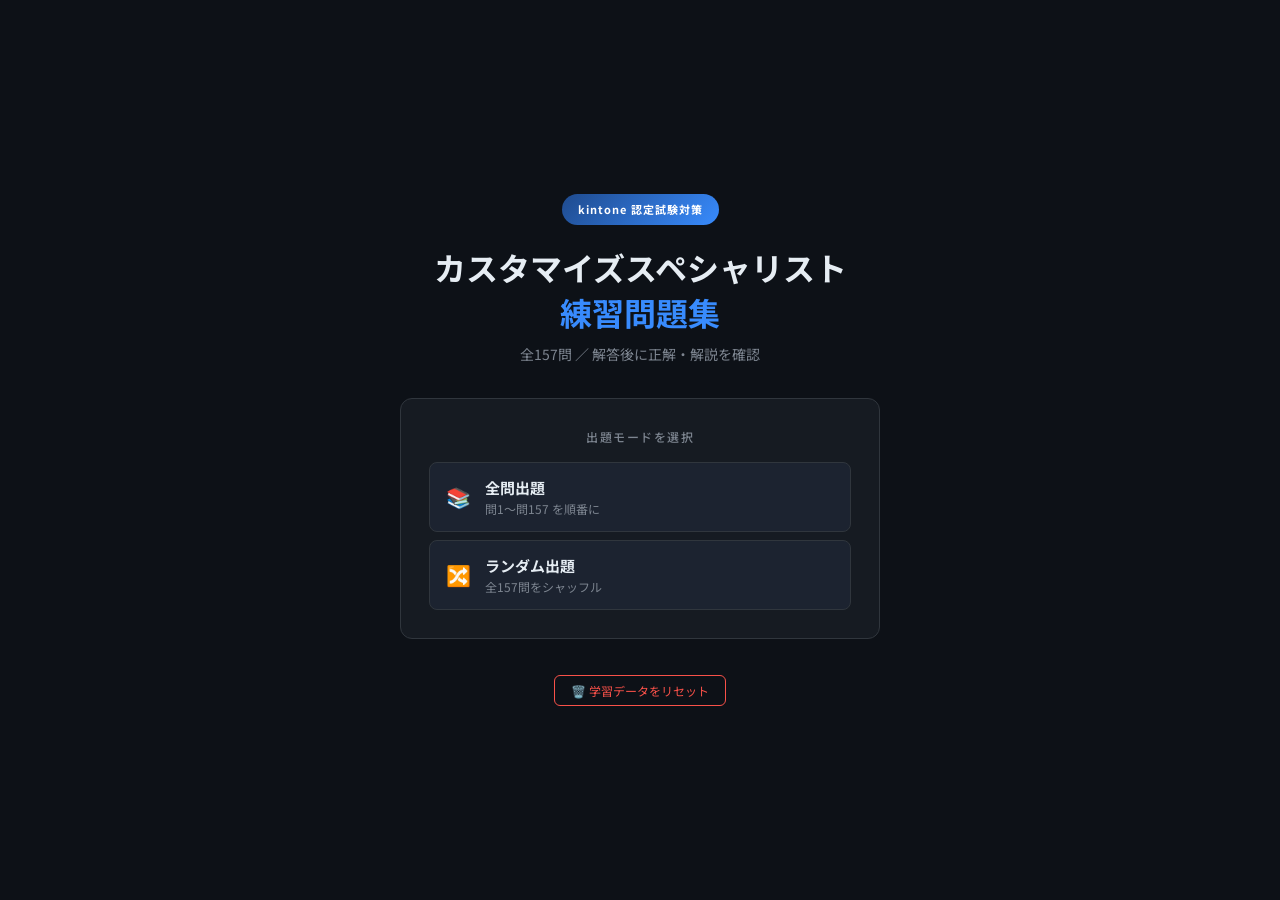
<file: quiz.html>
<!DOCTYPE html>
<html lang="ja">
<head>
<meta charset="UTF-8">
<meta name="viewport" content="width=device-width, initial-scale=1.0">
<title>kintone カスタマイズスペシャリスト 練習問題</title>
<link href="https://fonts.googleapis.com/css2?family=Noto+Sans+JP:wght@400;500;700&family=JetBrains+Mono:wght@400;600&display=swap" rel="stylesheet">
<style>
:root{
  --bg:#0d1117;--sf:#161b22;--sf2:#1c2330;--br:#30363d;
  --ac:#388bfd;--ach:#58a6ff;--tx:#e6edf3;--txm:#7d8590;--txd:#484f58;
  --gr:#3fb950;--grb:#0d2010;--grbo:#238636;
  --rd:#f85149;--rdb:#1c0a0a;--rdbo:#6e1a1a;--r:8px;--rs:4px;
}
*{box-sizing:border-box;margin:0;padding:0;}
body{font-family:'Noto Sans JP',sans-serif;background:var(--bg);color:var(--tx);min-height:100vh;line-height:1.7;font-size:15px;}
.screen{display:none;}
.screen.active{display:flex;}

/* ── スタート画面 ── */
#start-screen{flex-direction:column;align-items:center;justify-content:center;min-height:100vh;padding:40px 20px;text-align:center;}
.logo-badge{display:inline-block;background:linear-gradient(135deg,#1f4b8e,#388bfd);color:#fff;font-size:11px;font-weight:700;letter-spacing:1px;padding:6px 16px;border-radius:20px;margin-bottom:20px;}
.logo-title{font-size:clamp(20px,5vw,32px);font-weight:700;line-height:1.4;margin-bottom:8px;}
.logo-title span{color:var(--ac);}
.logo-sub{font-size:14px;color:var(--txm);margin-bottom:32px;}
.start-card{background:var(--sf);border:1px solid var(--br);border-radius:12px;padding:28px;width:100%;max-width:480px;margin-bottom:20px;}
.start-card h2{font-size:12px;color:var(--txm);text-transform:uppercase;letter-spacing:1.5px;margin-bottom:14px;font-weight:500;}
.mode-buttons{display:flex;flex-direction:column;gap:8px;}
.mode-btn{display:flex;align-items:center;gap:14px;padding:14px 16px;border:1px solid var(--br);border-radius:var(--r);background:var(--sf2);color:var(--tx);cursor:pointer;text-align:left;transition:all .15s;font-size:14px;font-family:inherit;width:100%;}
.mode-btn:hover:not(:disabled){border-color:var(--ac);background:rgba(56,139,253,.08);}
.mode-btn:disabled{opacity:.4;cursor:not-allowed;}
.mode-btn .icon{font-size:20px;flex-shrink:0;}
.mode-btn .lb{font-weight:700;font-size:15px;display:block;}
.mode-btn .ds{font-size:12px;color:var(--txm);display:block;margin-top:2px;}
.stats-grid{display:none;grid-template-columns:repeat(3,1fr);gap:12px;max-width:480px;width:100%;}
.stat-box{background:var(--sf);border:1px solid var(--br);border-radius:var(--r);padding:14px 10px;text-align:center;}
.stat-num{font-size:26px;font-weight:700;color:var(--ac);line-height:1;margin-bottom:4px;}
.stat-label{font-size:11px;color:var(--txm);}
.saved-notice{font-size:12px;color:var(--txd);margin-top:10px;display:none;}

/* ローディング */
#loading-screen{flex-direction:column;align-items:center;justify-content:center;min-height:100vh;gap:16px;}
.spinner{width:40px;height:40px;border:3px solid var(--br);border-top-color:var(--ac);border-radius:50%;animation:spin .8s linear infinite;}
@keyframes spin{to{transform:rotate(360deg)}}
.loading-text{font-size:14px;color:var(--txm);}
#error-screen{flex-direction:column;align-items:center;justify-content:center;min-height:100vh;gap:16px;text-align:center;padding:20px;}
.error-icon{font-size:48px;}
.error-msg{font-size:16px;color:var(--rd);}
.error-sub{font-size:13px;color:var(--txm);max-width:400px;line-height:1.7;}

/* ── クイズ画面 ── */
#quiz-screen{flex-direction:column;max-width:800px;margin:0 auto;width:100%;padding:16px 16px 60px;}
.quiz-header{display:flex;align-items:center;justify-content:space-between;padding:12px 0 18px;border-bottom:1px solid var(--br);margin-bottom:22px;gap:10px;}
#back-btn{background:none;border:1px solid var(--br);color:var(--txm);padding:6px 12px;border-radius:var(--rs);cursor:pointer;font-size:13px;font-family:inherit;transition:all .15s;white-space:nowrap;}
#back-btn:hover{border-color:var(--txm);color:var(--tx);}
#progress-label{font-size:13px;color:var(--txm);white-space:nowrap;}
.pbar-wrap{flex:1;height:4px;background:var(--sf2);border-radius:2px;overflow:hidden;max-width:180px;}
#pbar-fill{height:100%;background:linear-gradient(90deg,#388bfd,#58a6ff);border-radius:2px;transition:width .3s;}
#score-badge{font-size:13px;color:var(--gr);white-space:nowrap;}
.question-card{background:var(--sf);border:1px solid var(--br);border-radius:12px;padding:22px;margin-bottom:12px;animation:fi .2s ease;}
@keyframes fi{from{opacity:0;transform:translateY(6px)}to{opacity:1;transform:translateY(0)}}
.q-num-label{font-size:11px;font-weight:700;color:var(--ac);letter-spacing:1.5px;text-transform:uppercase;margin-bottom:10px;}
.q-text{font-size:15px;line-height:1.75;}
.q-text code,.c-content code{font-family:'JetBrains Mono',monospace;font-size:12.5px;background:var(--sf2);border:1px solid var(--br);border-radius:3px;padding:1px 5px;color:#79c0ff;}
.q-text pre,.c-content pre{background:var(--sf2);border:1px solid var(--br);border-radius:var(--r);padding:12px 14px;font-family:'JetBrains Mono',monospace;font-size:12px;line-height:1.6;overflow-x:auto;margin:8px 0 4px;}
.q-text pre code,.c-content pre code{background:none;border:none;padding:0;color:#e6edf3;font-size:inherit;}
.hint-bar{font-size:12px;color:var(--txd);margin-bottom:8px;}
.choices-area{display:flex;flex-direction:column;gap:8px;}
.c-item{display:flex;align-items:flex-start;gap:12px;padding:12px 16px;border:1px solid var(--br);border-radius:var(--r);cursor:pointer;transition:all .15s;background:var(--sf2);user-select:none;}
.c-item:hover:not(.locked){border-color:var(--ac);background:rgba(56,139,253,.06);}
.c-item.sel{border-color:var(--ac);background:rgba(56,139,253,.1);}
.c-item.correct{border-color:var(--grbo);background:var(--grb);}
.c-item.wrong{border-color:var(--rdbo);background:var(--rdb);}
.c-item.missed{border-color:var(--grbo);background:var(--grb);opacity:.75;}
.c-check{width:20px;height:20px;border:1.5px solid var(--br);border-radius:4px;flex-shrink:0;display:flex;align-items:center;justify-content:center;margin-top:1px;font-size:13px;transition:all .15s;font-weight:700;}
.c-item.sel .c-check{background:var(--ac);border-color:var(--ac);color:#fff;}
.c-item.correct .c-check{background:var(--gr);border-color:var(--gr);color:#fff;}
.c-item.wrong .c-check{background:var(--rd);border-color:var(--rd);color:#fff;}
.c-item.missed .c-check{background:var(--gr);border-color:var(--gr);color:#fff;}
.c-content{font-size:14px;line-height:1.65;flex:1;}
.action-area{margin-top:16px;display:flex;gap:10px;justify-content:flex-end;}
.fb-box{background:var(--sf);border:1px solid var(--br);border-radius:12px;padding:20px;margin-top:12px;animation:sd .25s ease;}
@keyframes sd{from{opacity:0;transform:translateY(-8px)}to{opacity:1;transform:translateY(0)}}
.fb-header{display:flex;align-items:center;gap:10px;margin-bottom:12px;}
.fb-icon{font-size:22px;}
.fb-title{font-size:18px;font-weight:700;}
.fb-box.ok .fb-title{color:var(--gr);}
.fb-box.ng .fb-title{color:var(--rd);}
.ans-info{font-size:13px;color:var(--txm);margin-bottom:12px;padding:9px 13px;background:var(--sf2);border-radius:var(--rs);border-left:3px solid var(--ac);}
.expl-text{font-size:13.5px;color:#c9d1d9;line-height:1.75;}
.expl-text p{margin-bottom:8px;}
.expl-text p:last-child{margin:0;}
.expl-text code{font-family:'JetBrains Mono',monospace;font-size:12px;background:var(--sf2);border:1px solid var(--br);border-radius:3px;padding:1px 5px;color:#79c0ff;}
.btn-p{background:var(--ac);color:#fff;border:none;border-radius:var(--r);padding:11px 24px;font-size:15px;font-weight:700;cursor:pointer;font-family:inherit;transition:all .15s;}
.btn-p:hover{background:var(--ach);}
.btn-p:disabled{opacity:.4;cursor:not-allowed;}
.btn-s{background:none;color:var(--txm);border:1px solid var(--br);border-radius:var(--r);padding:11px 16px;font-size:14px;cursor:pointer;font-family:inherit;transition:all .15s;}
.btn-s:hover{border-color:var(--txm);color:var(--tx);}

/* ── 結果画面 ── */
#result-screen{flex-direction:column;align-items:center;max-width:680px;margin:0 auto;width:100%;padding:40px 16px 60px;text-align:center;}
.sc-wrap{position:relative;width:140px;height:140px;margin:0 auto 18px;}
.sc-wrap svg{transform:rotate(-90deg);}
.sc-inside{position:absolute;top:50%;left:50%;transform:translate(-50%,-50%);text-align:center;}
.sc-big{font-size:32px;font-weight:700;line-height:1;}
.sc-den{font-size:13px;color:var(--txm);}
.res-msg{font-size:20px;font-weight:700;margin-bottom:6px;}
.res-sub{font-size:14px;color:var(--txm);margin-bottom:28px;}
.res-stats{display:grid;grid-template-columns:repeat(3,1fr);gap:12px;margin-bottom:24px;width:100%;}
.res-stat{background:var(--sf);border:1px solid var(--br);border-radius:var(--r);padding:14px;}
.res-stat .n{font-size:24px;font-weight:700;line-height:1;margin-bottom:4px;}
.res-stat .l{font-size:11px;color:var(--txm);}
.res-actions{display:flex;flex-direction:column;gap:10px;max-width:300px;width:100%;margin-bottom:32px;}
.res-actions .btn-p,.res-actions .btn-s{width:100%;text-align:center;}
.miss-sec{text-align:left;width:100%;}
.miss-sec h3{font-size:12px;color:var(--txm);text-transform:uppercase;letter-spacing:1px;margin-bottom:10px;}
.miss-list{display:flex;flex-wrap:wrap;gap:6px;}
.miss-tag{font-size:12px;background:var(--sf2);border:1px solid var(--rdbo);color:var(--rd);border-radius:var(--rs);padding:3px 10px;}
::-webkit-scrollbar{width:6px;height:6px;}
::-webkit-scrollbar-track{background:transparent;}
::-webkit-scrollbar-thumb{background:var(--br);border-radius:3px;}
</style>
</head>
<body>

<!-- ローディング画面 -->
<div id="loading-screen" class="screen active">
  <div class="spinner"></div>
  <div class="loading-text">問題データを読み込み中...</div>
</div>

<!-- エラー画面 -->
<div id="error-screen" class="screen">
  <div class="error-icon">⚠️</div>
  <div class="error-msg">問題データの読み込みに失敗しました</div>
  <div class="error-sub" id="error-detail"></div>
</div>

<!-- スタート画面 -->
<div id="start-screen" class="screen">
  <div class="logo-badge">kintone 認定試験対策</div>
  <div class="logo-title">カスタマイズスペシャリスト<br><span>練習問題集</span></div>
  <div class="logo-sub" id="logo-sub">読み込み中...</div>
  <div class="start-card">
    <h2>出題モードを選択</h2>
    <div class="mode-buttons">
      <button class="mode-btn" id="btn-resume" style="display:none">
        <span class="icon">▶️</span>
        <span><span class="lb">続きから再開</span><span class="ds" id="resume-desc"></span></span>
      </button>
      <button class="mode-btn" id="btn-all">
        <span class="icon">📚</span>
        <span><span class="lb">全問出題</span><span class="ds">問1〜問157 を順番に</span></span>
      </button>
      <button class="mode-btn" id="btn-random">
        <span class="icon">🔀</span>
        <span><span class="lb">ランダム出題</span><span class="ds">全157問をシャッフル</span></span>
      </button>
      <button class="mode-btn" id="btn-retry" style="display:none">
        <span class="icon">🔁</span>
        <span><span class="lb">間違えた問題のみ</span><span class="ds" id="retry-desc"></span></span>
      </button>
    </div>
  </div>
  <div class="stats-grid" id="stats-grid">
    <div class="stat-box"><div class="stat-num" id="stat-done">0</div><div class="stat-label">回答済み</div></div>
    <div class="stat-box"><div class="stat-num" id="stat-correct" style="color:var(--gr)">0</div><div class="stat-label">正解</div></div>
    <div class="stat-box"><div class="stat-num" id="stat-wrong" style="color:var(--rd)">0</div><div class="stat-label">不正解</div></div>
  </div>
  <div class="saved-notice" id="saved-notice">前回の学習データを読み込みました</div>
  <button id="btn-reset" style="margin-top:1rem;background:none;border:1px solid var(--rd);color:var(--rd);font-family:inherit;font-size:12px;padding:6px 16px;border-radius:6px;cursor:pointer;transition:background .15s,color .15s;"
    onmouseover="this.style.background='var(--rdb)'" onmouseout="this.style.background='none'">
    🗑️ 学習データをリセット
  </button>
</div>

<!-- クイズ画面 -->
<div id="quiz-screen" class="screen">
  <div class="quiz-header">
    <button id="back-btn">← ホーム</button>
    <span id="progress-label">問1 / 157</span>
    <div class="pbar-wrap"><div id="pbar-fill" style="width:0%"></div></div>
    <span id="score-badge">✓ 0 / 0</span>
  </div>
  <div id="question-area"></div>
</div>

<!-- 結果画面 -->
<div id="result-screen" class="screen">
  <div class="sc-wrap">
    <svg width="140" height="140" viewBox="0 0 140 140">
      <circle cx="70" cy="70" r="58" fill="none" stroke="#1c2330" stroke-width="10"/>
      <circle id="sc-circle" cx="70" cy="70" r="58" fill="none" stroke="#388bfd" stroke-width="10"
        stroke-linecap="round" stroke-dasharray="364" stroke-dashoffset="364"/>
    </svg>
    <div class="sc-inside">
      <div class="sc-big" id="res-score-num">0</div>
      <div class="sc-den" id="res-score-den">/ 0問</div>
    </div>
  </div>
  <div class="res-msg" id="res-msg">お疲れ様でした！</div>
  <div class="res-sub" id="res-sub"></div>
  <div class="res-stats">
    <div class="res-stat"><div class="n" id="res-total">0</div><div class="l">出題数</div></div>
    <div class="res-stat"><div class="n" id="res-ok" style="color:var(--gr)">0</div><div class="l">正解</div></div>
    <div class="res-stat"><div class="n" id="res-ng" style="color:var(--rd)">0</div><div class="l">不正解</div></div>
  </div>
  <div class="res-actions">
    <button class="btn-p" id="res-retry-btn">間違えた問題を再挑戦</button>
    <button class="btn-s" id="res-all-btn">全問をもう一度</button>
    <button class="btn-s" id="res-home-btn">ホームに戻る</button>
  </div>
  <div class="miss-sec" id="miss-sec" style="display:none">
    <h3>不正解だった問題</h3>
    <div class="miss-list" id="miss-list"></div>
  </div>
</div>

<script>
(function () {
'use strict';

// ================================================================
// 問題データ（questions.jsonから fetch で取得）
// ================================================================
var QUESTIONS = [];

// ================================================================
// ストレージ
// ================================================================
var _store = {};
function recGet() {
  try { return JSON.parse(localStorage.getItem('kq') || '{}'); } catch(e) { return _store; }
}
function recSet(d) {
  try { localStorage.setItem('kq', JSON.stringify(d)); } catch(e) { _store = d; }
}
function recordAnswer(idx, ok) {
  var r = recGet();
  if (!r[idx]) r[idx] = {c:0, w:0};
  if (ok) r[idx].c++; else r[idx].w++;
  recSet(r);
}
function getWrong() {
  var r = recGet();
  return QUESTIONS.map(function(_, i){ return i; })
    .filter(function(i){ return r[i] && r[i].w > 0; });
}

// セッション保存・復元
function saveSession() {
  try {
    var wrongArr = [];
    S.wrong.forEach(function(i){ wrongArr.push(i); });
    localStorage.setItem('kq_session', JSON.stringify({
      mode: S.mode, queue: S.queue, cur: S.cur,
      ok: S.ok, total: S.total, wrong: wrongArr
    }));
  } catch(e) {}
}
function clearSession() {
  try { localStorage.removeItem('kq_session'); } catch(e) {}
}
function loadSession() {
  try { return JSON.parse(localStorage.getItem('kq_session') || 'null'); } catch(e) { return null; }
}

// ================================================================
// 状態
// ================================================================
var S = { mode:'all', queue:[], cur:0, done:false, ok:0, total:0, wrong:new Set() };

// ================================================================
// 画面切替
// ================================================================
var SCREENS = ['loading-screen','error-screen','start-screen','quiz-screen','result-screen'];
function show(id) {
  SCREENS.forEach(function(n) {
    var el = document.getElementById(n);
    el.classList.remove('active');
    el.style.display = 'none';
  });
  var t = document.getElementById(id);
  t.style.display = 'flex';
  t.classList.add('active');
}

// ================================================================
// スタート統計
// ================================================================
function updateStats() {
  // 続きがあれば表示
  var sess = loadSession();
  if (sess && sess.queue && sess.cur < sess.queue.length) {
    var modeLabel = {all:'全問順番', random:'ランダム', retry:'間違い問題'}[sess.mode] || sess.mode;
    var remaining = sess.queue.length - sess.cur;
    document.getElementById('resume-desc').textContent =
      modeLabel + ' — ' + sess.cur + '問完了、残り' + remaining + '問';
    document.getElementById('btn-resume').style.display = 'flex';
  } else {
    document.getElementById('btn-resume').style.display = 'none';
  }

  var r = recGet(), keys = Object.keys(r);
  if (!keys.length) return;
  var done = 0, ok = 0, ng = 0;
  keys.forEach(function(k) {
    var d = r[k];
    if (d.c + d.w > 0) done++;
    if (d.c > 0) ok++;
    if (d.w > 0) ng++;
  });
  document.getElementById('stat-done').textContent = done;
  document.getElementById('stat-correct').textContent = ok;
  document.getElementById('stat-wrong').textContent = ng;
  document.getElementById('stats-grid').style.display = 'grid';
  document.getElementById('saved-notice').style.display = 'block';

  var wl = getWrong();
  if (wl.length) {
    document.getElementById('retry-desc').textContent = wl.length + '問を再チャレンジ';
    document.getElementById('btn-retry').style.display = 'flex';
  }
}

// ================================================================
// 出題
// ================================================================
function startQuiz(mode) {
  clearSession();
  S.mode = mode; S.cur = 0; S.done = false; S.ok = 0; S.total = 0; S.wrong = new Set();
  if (mode === 'all') {
    S.queue = QUESTIONS.map(function(_, i){ return i; });
  } else if (mode === 'random') {
    S.queue = QUESTIONS.map(function(_, i){ return i; }).sort(function(){ return Math.random() - .5; });
  } else {
    var wl = getWrong();
    if (!wl.length) { alert('間違えた問題はまだありません'); return; }
    S.queue = wl.sort(function(){ return Math.random() - .5; });
  }
  show('quiz-screen');
  renderQ();
}

function resumeQuiz() {
  var d = loadSession();
  if (!d) return;
  S.mode = d.mode; S.queue = d.queue; S.cur = d.cur;
  S.ok = d.ok; S.total = d.total; S.done = false;
  S.wrong = new Set(d.wrong || []);
  show('quiz-screen');
  renderQ();
}

// ================================================================
// 問題描画
// ================================================================
function renderQ() {
  if (S.cur >= S.queue.length) { showResult(); return; }
  var idx = S.queue[S.cur];
  var q = QUESTIONS[idx];
  var pos = S.cur + 1, total = S.queue.length;

  document.getElementById('progress-label').textContent = '問 ' + pos + ' / ' + total;
  document.getElementById('pbar-fill').style.width = ((pos - 1) / total * 100) + '%';
  document.getElementById('score-badge').textContent = '✓ ' + S.ok + ' / ' + S.total;

  var ca = q.answer.split(',').map(function(s){ return s.trim(); });
  var multi = ca.length > 1;

  var choicesHtml = q.choices.map(function(c) {
    return '<div class="c-item" data-label="' + c.label + '">'
      + '<div class="c-check"></div>'
      + '<div class="c-content">' + c.html + '</div>'
      + '</div>';
  }).join('');

  var qa = document.getElementById('question-area');
  qa.innerHTML =
    '<div class="question-card">'
    + '<div class="q-num-label">' + q.num + '</div>'
    + '<div class="q-text">' + q.body + '</div>'
    + '</div>'
    + '<div class="hint-bar">' + (multi ? '複数選択' : '1つ選択') + '</div>'
    + '<div class="choices-area">' + choicesHtml + '</div>'
    + '<div class="action-area">'
    + '<button class="btn-s" id="skip-btn">スキップ</button>'
    + '<button class="btn-p" id="submit-btn" disabled>解答する</button>'
    + '</div>'
    + '<div id="feedback-area"></div>';

  S.done = false;

  qa.querySelectorAll('.c-item').forEach(function(el) {
    el.addEventListener('click', function(){ onChoiceClick(el, multi); });
  });
  document.getElementById('skip-btn').addEventListener('click', function(){ S.cur++; renderQ(); });
  document.getElementById('submit-btn').addEventListener('click', submitAnswer);
}

function onChoiceClick(el, multi) {
  if (S.done) return;
  var area = document.getElementById('question-area');
  if (multi) {
    el.classList.toggle('sel');
    el.querySelector('.c-check').textContent = el.classList.contains('sel') ? '✓' : '';
  } else {
    area.querySelectorAll('.c-item').forEach(function(i){
      i.classList.remove('sel');
      i.querySelector('.c-check').textContent = '';
    });
    el.classList.add('sel');
    el.querySelector('.c-check').textContent = '●';
  }
  document.getElementById('submit-btn').disabled =
    area.querySelectorAll('.c-item.sel').length === 0;
}

function submitAnswer() {
  if (S.done) return;
  S.done = true;
  var idx = S.queue[S.cur];
  var q = QUESTIONS[idx];
  var ca = q.answer.split(',').map(function(s){ return s.trim(); });
  var sel = [];
  document.querySelectorAll('.c-item.sel').forEach(function(el){ sel.push(el.dataset.label); });
  var ok = sel.length === ca.length && ca.every(function(l){ return sel.indexOf(l) >= 0; });

  S.total++;
  if (ok) S.ok++; else S.wrong.add(idx);
  recordAnswer(idx, ok);

  document.querySelectorAll('.c-item').forEach(function(el) {
    el.classList.add('locked');
    var lbl = el.dataset.label;
    var right = ca.indexOf(lbl) >= 0;
    var was = el.classList.contains('sel');
    if (right && was)  el.classList.add('correct');
    else if (!right && was) el.classList.add('wrong');
    else if (right && !was) el.classList.add('missed');
    if (right) el.querySelector('.c-check').textContent = '✓';
    else if (was) el.querySelector('.c-check').textContent = '✗';
  });

  document.getElementById('submit-btn').style.display = 'none';

  var explHtml = q.explanations.map(function(e){ return '<p>' + e + '</p>'; }).join('');
  var fb = document.createElement('div');
  fb.className = 'fb-box ' + (ok ? 'ok' : 'ng');
  fb.innerHTML =
    '<div class="fb-header">'
    + '<span class="fb-icon">' + (ok ? '✅' : '❌') + '</span>'
    + '<span class="fb-title">' + (ok ? '正解！' : '不正解') + '</span>'
    + '</div>'
    + '<div class="ans-info">【正解】 ' + q.answer
    + (ok ? '' : '　│　あなたの解答: ' + (sel.join(', ') || '(なし)'))
    + '</div>'
    + (explHtml ? '<div class="expl-text">' + explHtml + '</div>' : '')
    + '<div class="action-area">'
    + '<button class="btn-p" id="next-btn">'
    + (S.cur + 1 < S.queue.length ? '次の問題 →' : '結果を見る')
    + '</button></div>';

  document.getElementById('feedback-area').appendChild(fb);
  document.getElementById('next-btn').addEventListener('click', function() {
    S.cur++;
    saveSession();
    renderQ();
    window.scrollTo({top: 0, behavior: 'smooth'});
  });
  fb.scrollIntoView({behavior: 'smooth', block: 'nearest'});
}

// ================================================================
// 結果画面
// ================================================================
function showResult() {
  clearSession();
  show('result-screen');
  var t = S.total, ok = S.ok, ng = t - ok;
  var pct = t > 0 ? Math.round(ok / t * 100) : 0;

  document.getElementById('res-score-num').textContent = ok;
  document.getElementById('res-score-den').textContent = '/ ' + t + '問';
  document.getElementById('res-total').textContent = t;
  document.getElementById('res-ok').textContent = ok;
  document.getElementById('res-ng').textContent = ng;

  var msg, sub;
  if (pct >= 90) { msg = '🎉 素晴らしい成績！'; sub = '合格圏内です。自信を持って試験に臨みましょう！'; }
  else if (pct >= 70) { msg = '👍 よくできました！'; sub = '正解率 ' + pct + '% — あと一息で合格圏内です。'; }
  else if (pct >= 50) { msg = '📖 もう少しです！'; sub = '正解率 ' + pct + '% — 苦手分野を重点的に復習しましょう。'; }
  else { msg = '💪 頑張りましょう！'; sub = '正解率 ' + pct + '% — 解説をしっかり読んで再挑戦してください。'; }
  document.getElementById('res-msg').textContent = msg;
  document.getElementById('res-sub').textContent = sub;

  var circ = 2 * Math.PI * 58;
  var el = document.getElementById('sc-circle');
  el.setAttribute('stroke-dasharray', String(circ));
  el.setAttribute('stroke-dashoffset', String(circ));
  setTimeout(function() {
    el.style.transition = 'stroke-dashoffset 1s ease';
    el.style.strokeDashoffset = String(circ * (1 - pct / 100));
  }, 100);

  var missArr = [];
  S.wrong.forEach(function(i){ missArr.push(i); });
  missArr.sort(function(a, b){ return a - b; });
  if (missArr.length) {
    document.getElementById('miss-sec').style.display = 'block';
    document.getElementById('miss-list').innerHTML =
      missArr.map(function(i){ return '<span class="miss-tag">' + QUESTIONS[i].num + '</span>'; }).join('');
    document.getElementById('res-retry-btn').style.display = '';
  } else {
    document.getElementById('miss-sec').style.display = 'none';
    document.getElementById('res-retry-btn').style.display = 'none';
  }
  updateStats();
}

// ================================================================
// イベント登録
// ================================================================
function bindEvents() {
  document.getElementById('btn-resume').addEventListener('click', function(){ resumeQuiz(); });
  document.getElementById('btn-all').addEventListener('click', function(){ startQuiz('all'); });
  document.getElementById('btn-random').addEventListener('click', function(){ startQuiz('random'); });
  document.getElementById('btn-retry').addEventListener('click', function(){ startQuiz('retry'); });
  document.getElementById('back-btn').addEventListener('click', function(){
    saveSession();
    show('start-screen');
    updateStats();
  });
  document.getElementById('res-retry-btn').addEventListener('click', function() {
    var wl = []; S.wrong.forEach(function(i){ wl.push(i); });
    if (!wl.length) return;
    S.mode = 'retry'; S.cur = 0; S.done = false; S.ok = 0; S.total = 0; S.wrong = new Set();
    S.queue = wl.sort(function(){ return Math.random() - .5; });
    show('quiz-screen'); renderQ();
  });
  document.getElementById('res-all-btn').addEventListener('click', function(){ startQuiz('all'); });
  document.getElementById('res-home-btn').addEventListener('click', function(){
    show('start-screen'); updateStats();
  });
  document.getElementById('btn-reset').addEventListener('click', function() {
    if (!confirm('学習データ（回答済み・正解・不正解・進捗）をすべてリセットします。よろしいですか？')) return;
    try {
      localStorage.removeItem('kq');
      localStorage.removeItem('kq_session');
    } catch(e) {}
    _store = {};
    S = { mode: null, queue: [], cur: 0, ok: 0, total: 0, wrong: new Set(), done: false };
    document.getElementById('btn-resume').style.display = 'none';
    document.getElementById('btn-retry').style.display  = 'none';
    document.getElementById('stats-grid').style.display = 'none';
    document.getElementById('saved-notice').style.display = 'none';
    updateStats();
    alert('リセットしました。');
  });
}

// ================================================================
// 起動 — questions.json を fetch して開始
// ================================================================
// index.htmlと同じディレクトリのquestions.jsonを読み込む
var JSON_PATH = 'questions.json';

fetch(JSON_PATH)
  .then(function(res) {
    if (!res.ok) throw new Error('HTTP ' + res.status + ': ' + res.statusText);
    return res.json();
  })
  .then(function(data) {
    QUESTIONS = data;
    document.getElementById('logo-sub').textContent =
      '全' + QUESTIONS.length + '問 ／ 解答後に正解・解説を確認';
    document.querySelectorAll('.mode-btn').forEach(function(b){ b.disabled = false; });
    bindEvents();
    updateStats();
    show('start-screen');
  })
  .catch(function(err) {
    document.getElementById('error-detail').textContent =
      '詳細: ' + err.message + '\n\nquestions.json が index.html と同じフォルダにあるか確認してください。'
      + '\nローカルファイルとして開く場合はWebサーバー経由でアクセスしてください（GitHub Pages上では正常に動作します）。';
    show('error-screen');
  });

})();
</script>
</body>
</html>
</file>
